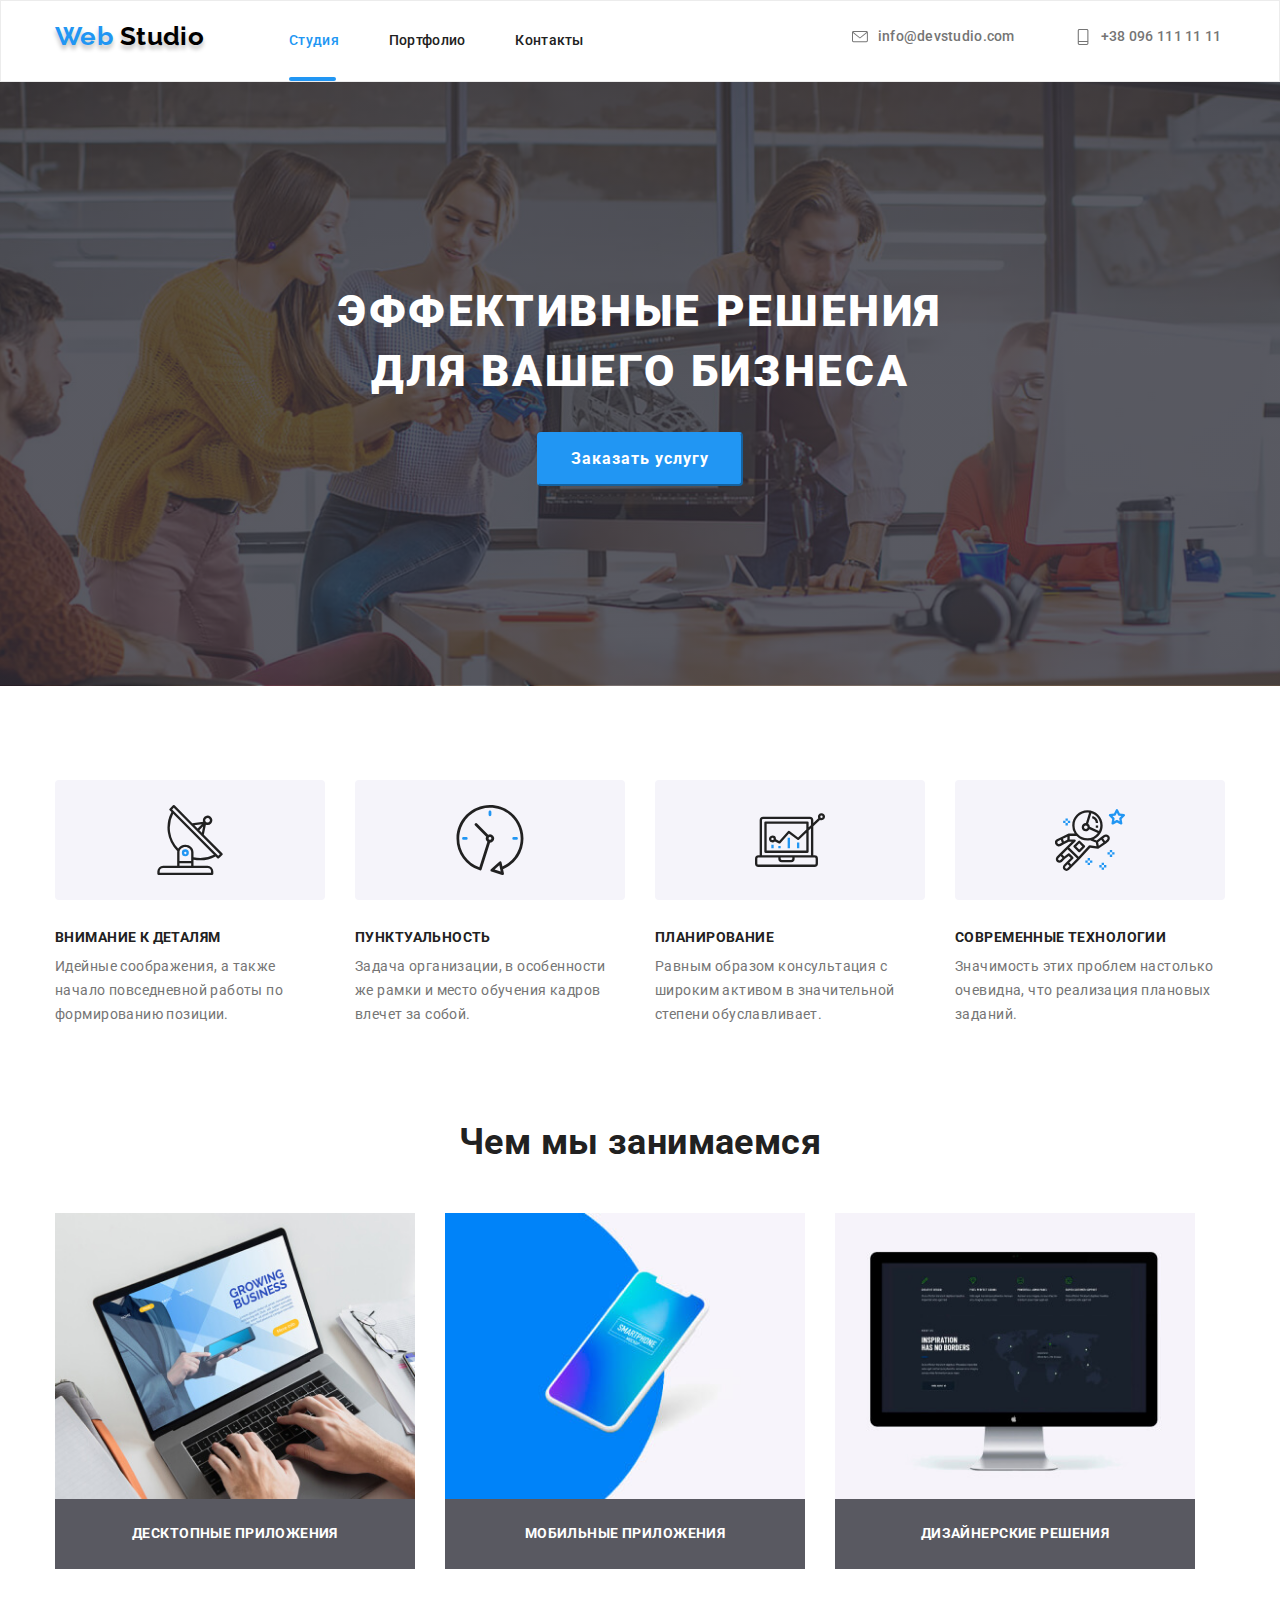
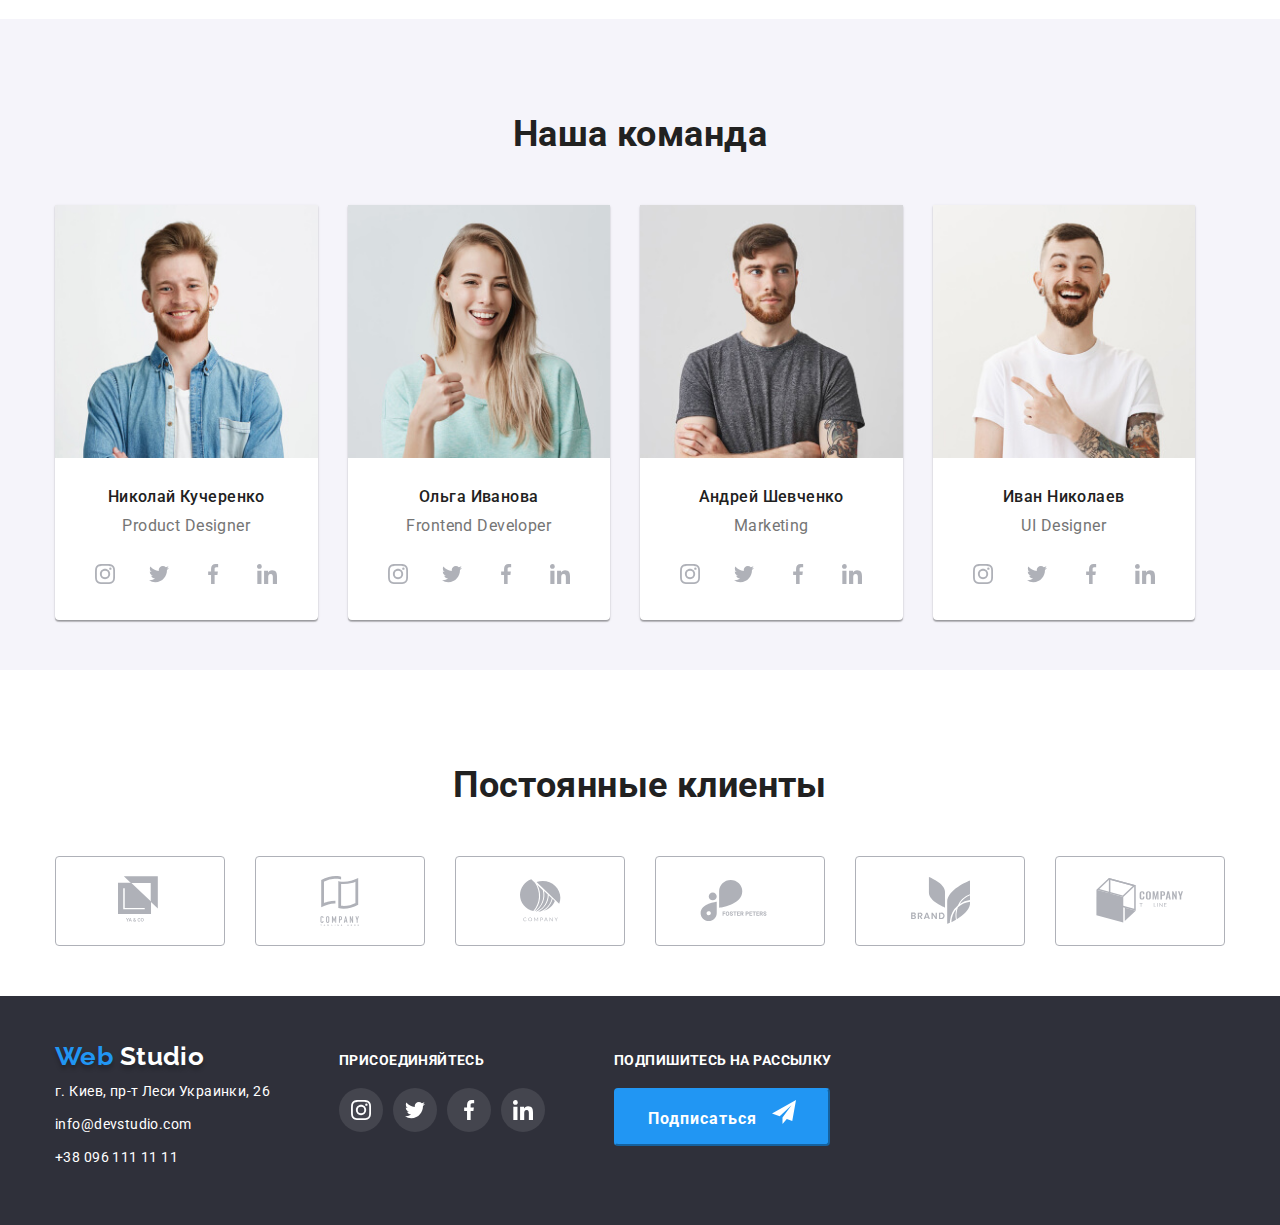
<file: index.html>
<!DOCTYPE html>
<html lang="ru">
<head>
    <meta charset="UTF-8">
    <meta name="Web-Studio" content="Создание сайтов для любого бизнеса">
    <title>Web-Studio</title>
    <link href="https://fonts.googleapis.com/css2?family=Raleway:wght@700&family=Roboto:wght@400;500;700;900&display=swap" rel="stylesheet">
    <link rel="stylesheet" href="./css/normalise.css">
    <link rel="stylesheet" href="./css/styles.css">
</head>
<body>
<!-- Шапка -->
    <header class="header">
        <nav class="container navigation" >
             <a class="logo link" lang="en" href="./index.html"> 
                <span class="logo-web" > Web </span> Studio </a> 
            <ul class="navigation-list list">
            <li class="navigation-list-item"> 
                <a class="navigation-list-link studio link"
                 href="./index.html"> Cтудия  </a></li>
            <li class="navigation-list-item">
                 <a class="navigation-list-link port link"
                  href="./portfolio.html"> Портфолио  </a></li>
            <li class="navigation-list-item"> 
                <a class="navigation-list-link contact link" href="  "> Контакты  </a></li>
            </ul>
            <address class="address">
                <ul class="address-nav list">
                <li class="address-nav-list">
                    <a class="address-nav-link link" 
                    href="mailto:info@devstudio.com">
                    <svg class="address-nav-list-svg">
                        <use href="./images/sprite.svg#icon-email"></use>
                    </svg>
                     info@devstudio.com  </a></li>
                     <li class="address-nav-list">
                    <a class="address-nav-link link"
                    href="tell:+380961111111"> 
                    <svg class="address-nav-list-svg">
                        <use href="./images/sprite.svg#icon-mobile"></use>
                    </svg>
                    +38 096 111 11 11  </a> 
                </li></ul>
            </address>  
        </nav>
    </header>
   
 <main>
<!-- Герой -->        
<div class="hero-section"> 
    <section class="hero"> 
       <h1 class="hero-title">Эффективные решения <br /> для вашего бизнеса</h1>
       <button class="hero-title-button" type="button">Заказать услугу</button>
    </section>
</div>
<!-- Особенности --> 
    <section class="features"> 
        <div class="container">
        <h2 hidden> Особенности </h2>
        <ul class="features-list list"> 
            <li class="features-section"> 
                <div  class="features-section-for-images antenna">
                    <svg>
                        <use class="icon-antenna" href="./images/sprite.svg#icon-antenna"></use>
                    </svg>
                </div>
                <h3 class="features-list-heading list">Внимание к деталям</h3>
                <p class="features-list-text"> Идейные соображения, а также начало 
                    повседневной работы по формированию позиции. </p>  
            </li>
            <li class="features-section"> 
                <div class="features-section-for-images clock">
                    <svg class="icon-clock">
                        <use href="./images/sprite.svg#icon-clock"></use>
                    </svg>
                </div>
                <h3 class="features-list-heading list">Пунктуальность</h3>
                <p class="features-list-text"> Задача организации, 
                    в особенности же рамки и место обучения кадров влечет за собой. </p>  
            </li>
            <li class="features-section">
                <div class="features-section-for-images diagram">
                    <svg class="icon--diagram">
                        <use href="./images/sprite.svg#icon-diagram"></use>
                    </svg>
                </div>
                <h3 class="features-list-heading list">Планирование</h3>
                <p class="features-list-text"> Равным образом консультация 
                    с широким активом в значительной степени обуславливает. </p>  
            </li>
            <li class="features-section"> 
                <div class="features-section-for-images astronaut">
                    <svg class="icon-astronaut">
                        <use href="./images/sprite.svg#icon-astronaut"></use>
                    </svg>
                </div>
                <h3 class="features-list-heading list">Современные технологии</h3>
                <p class="features-list-text"> Значимость этих проблем настолько очевидна, 
                    что реализация плановых заданий. </p>  
            </li>
        </ul>
    </div>
    </section>
<!-- Чем занимаемся --> 
    <section class="section doing">
        <div class="container"><h2 class="section-title"> Чем мы занимаемся </h2>
        <ul class="what-are-we-doing list"> 
            <li class="section-title-list list">  
                <img class="section-title-image" src="./images/box1.jpg" width="370" height="294" alt="Фото ноутбук">
                <h3 class="section-title-text">Десктопные приложения</h3>
            </li>
            <li class="section-title-list list"> 
                <img class="section-title-image"  src="./images/box2.jpg" width="370" height="294" alt="Фото телефон">
                <h3 class="section-title-text">Мобильные приложения</h3> </li>
            <li class="section-title-list list">
                <img class="section-title-image"  src="./images/box3.jpg" width="370" height="294" alt="Фото компьютер">
                <h3 class="section-title-text">Дизайнерские решения</h3> </li>
        </ul>
    </div> 
    </section>
<!-- Команда --> 
    <section class="section team"> 
        <div class="container">
        <h2 class="section-title team" > Наша команда </h2>
        <ul class="team-list list"> 
        <li class="section-title-team" > 
            <img src="./images/nic.jpg" width="270" height="260" alt="Фотография Николай Кучеренко">
             <h3 class="section-title-team-name">Николай Кучеренко</h3>
            <p class="section-title-team-text" lang="en"> Product Designer</p> 
            <ul class="social link list">
                <li class="social-link" > 
                    <a class="social-link-item" href="" aria-label="Ссылка на Instagram">
                    <svg class="social-link-svg">
                        <use href="./images/sprite.svg#icon-instagram"></use>
                    </svg></a></li>
                <li class="social-link"> 
                    <a class="social-link-item" href="" aria-label="Ссылка на Twitter">
                        <svg class="social-link-svg">
                        <use href="./images/sprite.svg#icon-twitter"></use>
                    </svg></a></li> 
                <li class="social-link"> 
                    <a class="social-link-item" href="" aria-label="Ссылка на Facebook">
                        <svg class="social-link-svg">
                        <use href="./images/sprite.svg#icon-facebook"></use>
                    </svg></a></li>
                <li class="social-link"> 
                    <a class="social-link-item" href="" aria-label="Ссылка на Linkedin">
                        <svg class="social-link-svg">
                        <use href="./images/sprite.svg#icon-linkedin"></use>
                    </svg></a></li>
            </ul>
        </li>
        
        <li class="section-title-team" > <img src="./images/olga.jpg" width="270" height="260" alt="фото Ольга Иванова">
            <h3 class="section-title-team-name">Ольга Иванова</h3>
        <p class="section-title-team-text" lang="en"> Frontend Developer </p> 
        <ul class="social link list">
            <li class="social-link" > 
                <a class="social-link-item" href="" aria-label="Ссылка на Instagram">
                <svg class="social-link-svg">
                    <use href="./images/sprite.svg#icon-instagram"></use>
                </svg></a></li>
            <li class="social-link"> 
                <a class="social-link-item" href="" aria-label="Ссылка на Twitter">
                    <svg class="social-link-svg">
                    <use href="./images/sprite.svg#icon-twitter"></use>
                </svg></a></li> 
            <li class="social-link"> 
                <a class="social-link-item" href="" aria-label="Ссылка на Facebook">
                    <svg class="social-link-svg">
                    <use href="./images/sprite.svg#icon-facebook"></use>
                </svg></a></li>
            <li class="social-link"> 
                <a class="social-link-item" href="" aria-label="Ссылка на Linkedin">
                    <svg class="social-link-svg">
                    <use href="./images/sprite.svg#icon-linkedin"></use>
                </svg></a></li>
        </ul>
    </li>
    
       <li class="section-title-team"> <img src="./images/andry.jpg" width="270" height="260" alt="фото Андрей Шевченко">
        <h3 class="section-title-team-name">Андрей Шевченко</h3>
       <p class="section-title-team-text" lang="en"> Marketing </p> 
       <ul class="social link list">
        <li class="social-link" > 
            <a class="social-link-item" href="" aria-label="Ссылка на Instagram">
            <svg class="social-link-svg">
                <use href="./images/sprite.svg#icon-instagram"></use>
            </svg></a></li>
        <li class="social-link"> 
            <a class="social-link-item" href="" aria-label="Ссылка на Twitter">
                <svg class="social-link-svg">
                <use href="./images/sprite.svg#icon-twitter"></use>
            </svg></a></li> 
        <li class="social-link"> 
            <a class="social-link-item" href="" aria-label="Ссылка на Facebook">
                <svg class="social-link-svg">
                <use href="./images/sprite.svg#icon-facebook"></use>
            </svg></a></li>
        <li class="social-link"> 
            <a class="social-link-item" href="" aria-label="Ссылка на Linkedin">
                <svg class="social-link-svg">
                <use href="./images/sprite.svg#icon-linkedin"></use>
            </svg></a></li>
    </ul>
   </li>
   <li class="section-title-team"> <img src="./images/ivan.jpg" width="270" height="260" alt="фото Иван Николаев">
        <h3 class="section-title-team-name">Иван Николаев</h3>
        <p class="section-title-team-text" lang="en"> UI Designer </p> 
        <ul class="social link list">
            <li class="social-link" > 
                <a class="social-link-item" href="" aria-label="Ссылка на Instagram">
                <svg class="social-link-svg">
                    <use href="./images/sprite.svg#icon-instagram"></use>
                </svg></a></li>
            <li class="social-link"> 
                <a class="social-link-item" href="" aria-label="Ссылка на Twitter">
                    <svg class="social-link-svg">
                    <use href="./images/sprite.svg#icon-twitter"></use>
                </svg></a></li> 
            <li class="social-link"> 
                <a class="social-link-item" href="" aria-label="Ссылка на Facebook">
                    <svg class="social-link-svg">
                    <use href="./images/sprite.svg#icon-facebook"></use>
                </svg></a></li>
            <li class="social-link"> 
                <a class="social-link-item" href="" aria-label="Ссылка на Linkedin">
                    <svg class="social-link-svg">
                    <use href="./images/sprite.svg#icon-linkedin"></use>
                </svg></a></li>
        </ul>
    </li>

        </ul>
    </div>
    </section>
<!-- Клиенты --> 
    <section class="section client">
        <div class="container">
        <h2 class="section-title client"> Постоянные клиенты </h2>
        <ul class="clients list"> 
            <li> <a class="clients-list-logo" href="" 
                aria-label="Ссылка на компанию 1">
                <svg class="clients-list-logo-svg" width="44" height="49" >
                    <use href="./images/sprite.svg#icon-logo1"></use>
                </svg></a></li>
            <li> <a class="clients-list-logo" href="" 
                aria-label="Ссылка на компанию 2">
                <svg class="clients-list-logo-svg" width="40" height="50" >
                    <use href="./images/sprite.svg#icon-logo2"></use>
                </svg>
               </a></li>
            <li> <a class="clients-list-logo" href=""
                 aria-label="Ссылка на компанию 3">
                 <svg class="clients-list-logo-svg" width="41" height="43" >
                    <use href="./images/sprite.svg#icon-logo3"></use>
                </svg>
                </a></li>
            <li> <a class="clients-list-logo" href="" 
                aria-label="Ссылка на компанию 4">
                <svg class="clients-list-logo-svg" width="80" height="42" >
                    <use href="./images/sprite.svg#icon-logo4"></use>
                </svg>
                </a></li>
            <li> <a class="clients-list-logo" href=""
                aria-label="Ссылка на компанию 5">
                <svg class="clients-list-logo-svg" width="59" height="47" >
                    <use href="./images/sprite.svg#icon-logo5"></use>
                </svg></a></li>
            <li> <a class="clients-list-logo" href=""
                 aria-label="Ссылка на компанию 6">
                 <svg class="clients-list-logo-svg" width="88" height="45" >
                    <use href="./images/sprite.svg#icon-logo6"></use>
                </svg></a></li>
        </ul>       
    </div> 
    </section>
</main>

<!-- Подвал -->

 <footer>
<div class="container">
 <div class="footer-flex">
     <div class="footer-section-address">
    <a class="logo foot link" lang="en" href="./index.html"> <span class="logo-web" > Web </span> <span class="logo-studio" >Studio</span>  </a>  
<address class="address-footer text" >
    г. Киев, пр-т Леси Украинки, 26  </address>

    <address class="address-footer contact">
        <a class="address-nav-link-footer mail link" href="mailto:info@devstudio.com"> info@devstudio.com  </a>
        <a class="address-nav-link-footer tell link" href="tell:+380961111111"> +38 096 111 11 11  </a>  
    </address>
    </div>
<!-- Присоединяйтесь /// -->
<div class="footer-section join-in" >    
  <b class="join-in-text"> Присоединяйтесь </b> 
  <ul class="social link list">
    <li class="social-link" > 
        <a class="social-link-item bottom" href="" aria-label="Ссылка на Instagram">
        <svg class="social-link-svg bottom-svg">
            <use href="./images/sprite.svg#icon-instagram"></use>
        </svg></a></li>
    <li class="social-link"> 
        <a class="social-link-item bottom" href="" aria-label="Ссылка на Twitter">
            <svg class="social-link-svg bottom-svg">
            <use href="./images/sprite.svg#icon-twitter"></use>
        </svg></a></li> 
    <li class="social-link"> 
        <a class="social-link-item bottom" href="" aria-label="Ссылка на Facebook">
            <svg class="social-link-svg bottom-svg">
            <use href="./images/sprite.svg#icon-facebook"></use>
        </svg></a></li>
    <li class="social-link"> 
        <a class="social-link-item bottom" href="" aria-label="Ссылка на Linkedin">
            <svg class="social-link-svg bottom-svg">
            <use href="./images/sprite.svg#icon-linkedin"></use>
        </svg></a></li>
</ul>
</div>
<div class="footer-section join-in" >    
    <b class="join-in-text"> Подпишитесь на рассылку </b>
    <button class="hero-title-button" type="button">Подписаться
        <svg class="join-in-svg">
            <use href="./images/sprite.svg#icon-icon-send"></use>
        </svg>
    </button>
</div>
</div>
</footer>
</body>
</html>
</file>
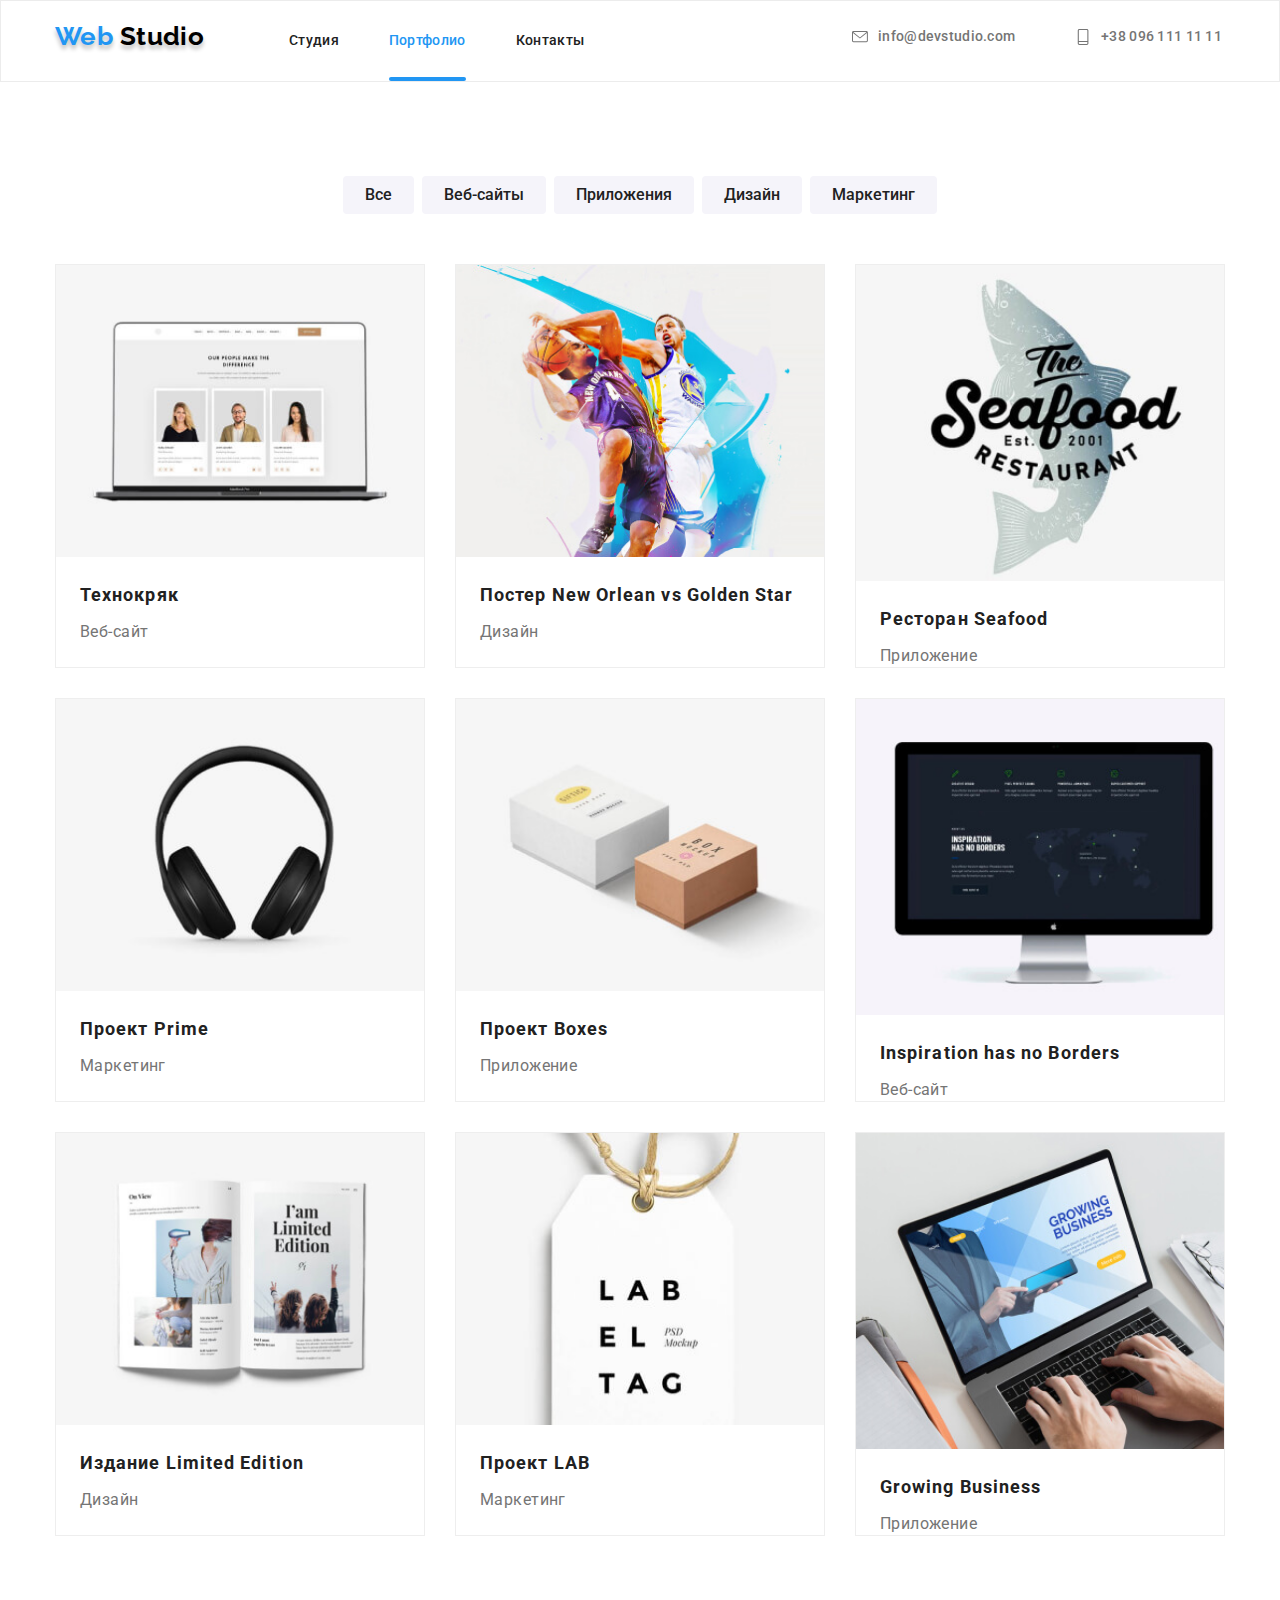
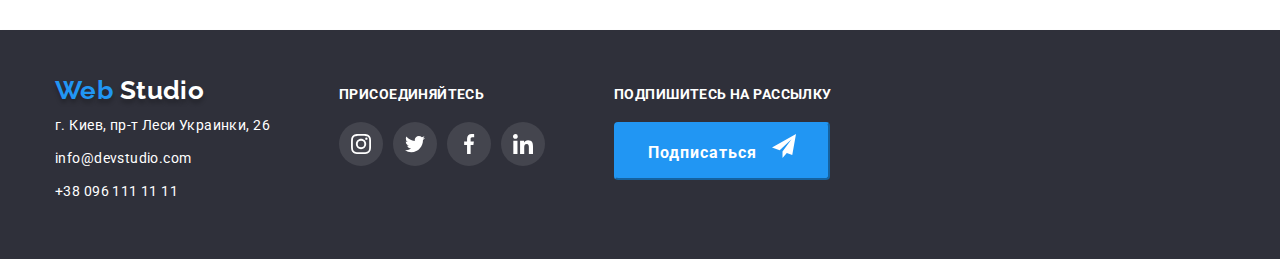
<file: portfolio.html>
<!DOCTYPE html>
<html lang="ru">
<head>
    <meta charset="UTF-8">
    <meta name="Web-Studio" content="Создание сайтов для любого бизнеса">
    <title>Web-Studio</title>
    <link href="https://fonts.googleapis.com/css2?family=Raleway:wght@700&family=Roboto:wght@400;500;700;900&display=swap" rel="stylesheet">
    <link rel="stylesheet" href="./css/normalise.css">
    <link rel="stylesheet" href="./css/styles.css">
</head>
<body>
    <!-- Шапка -->
    <header class="header">
        <nav class="container navigation" >
             <a class="logo link" lang="en" href="./index.html"> 
                <span class="logo-web" > Web </span> Studio </a> 
            <ul class="navigation-list list">
            <li class="navigation-list-item"> 
                <a class="navigation-list-link stud link"
                 href="./index.html"> Cтудия  </a></li>
            <li class="navigation-list-item">
                 <a class="navigation-list-link portf link"
                  href="./portfolio.html"> Портфолио  </a></li>
            <li class="navigation-list-item"> 
                <a class="navigation-list-link contact link" href="  "> Контакты  </a></li>
            </ul>
            <address class="address">
                <ul class="address-nav list">
                <li class="address-nav-list">
                    <a class="address-nav-link link" 
                    href="mailto:info@devstudio.com">
                    <svg class="address-nav-list-svg">
                        <use href="./images/sprite.svg#icon-email"></use>
                    </svg>
                     info@devstudio.com  </a></li>
                     <li class="address-nav-list">
                    <a class="address-nav-link link"
                    href="tell:+380961111111"> 
                    <svg class="address-nav-list-svg">
                        <use href="./images/sprite.svg#icon-mobile"></use>
                    </svg>
                    +38 096 111 11 11  </a> 
                </li></ul>
                
            </address>  
        </nav>
    </header>

<!--Основа-->
<main>
    <div  class="container portfolio">
    <h1 hidden> Галерея </h1>
    <ul class="filter-portfolio list">
        <li class="filter-portfolio-button work-button"> <button type="button" > Все </button></li>
        <li class="filter-portfolio-button work-button"> <button type="button" > Веб-сайты</button></li>
        <li class="filter-portfolio-button work-button"> <button type="button" > Приложения</button></li>
        <li class="filter-portfolio-button work-button"> <button type="button" > Дизайн</button></li>
        <li class="filter-portfolio-button work-button"> <button type="button" > Маркетинг</button></li>
    </ul>
    <!--Третья, шестая и девятая картинка берет свойство высоты авто, а другие нет,почему? -->
    <ul class="portfolio list link">
        <li class="portfolio-list">
            <a class="portfolio-list-link link" href="">
            <img src="./images/portfolio-images/portfolio-images-website-1.jpg" 
            alt="Фото проекта веб-сайта 1"width="370" height="294"> 
            <!-- Нужен ли тут див? -->
            <div class="portfolio-list-class">
                 <h2 class="portfolio-list-title link">Технокряк</h2> 
                <p class="portfolio-list-text link">Веб-сайт</p> 
                <p hidden>Технокряк это современная площадка распространения коронавируса. 
                 Компании используют эту платформу для цифрового шпионажа и атак на защищённые сервера конкурентов.</p>
                </div></a></li>
        
         <li class="portfolio-list">
             <a class="portfolio-list-link link" link href=""><img src="./images/portfolio-images/portfolio-images-design-1.jpg" 
            alt="Фото проекта дизайн 1" width="370" height="294">  
            <div class="portfolio-list-class">
                <h2 class="portfolio-list-title">Постер <span lang="en"> New Orlean vs Golden Star</span></h2> 
                <p class="portfolio-list-text">Дизайн</p> 
                <p hidden></p> 
                </div></a></li>
        
        <li class="portfolio-list">
            <a class="portfolio-list-link link" href="">
                <img  src="./images/portfolio-images/portfolio-images-app-1.jpg" 
            alt="Фото проекта приложение 1"width="370" height="294"> 
             <div class="portfolio-list-class">
                 <h2 class="portfolio-list-title">Ресторан<span lang="en"> Seafood</span></h2> 
                <p class="portfolio-list-text">Приложение</p> <p hidden></p>
                </div></a></li>
        
        <li class="portfolio-list">
            <a class="portfolio-list-link link" link href=""><img src="./images/portfolio-images/portfolio-images-marketing-1.jpg" 
            alt="Фото проекта маркетинг 1"width="370" height="294"> 
             <div class="portfolio-list-class">
                <h2 class="portfolio-list-title"> Проект <span lang="en"> Prime</span></h2> 
                 <p class="portfolio-list-text">Маркетинг</p> <p hidden></p>
                </div></a></li>
        
         <li class="portfolio-list">
             <a class="portfolio-list-link link" link href=""><img src="./images/portfolio-images/portfolio-images-app-2.jpg" 
            alt="Фото проекта приложение 2"width="370" height="294"> 
             <div class="portfolio-list-class">
             <h2 class="portfolio-list-title">Проект <span lang="en"> Boxes</span></h2> 
             <p class="portfolio-list-text"> Приложение </p> <p hidden></p>
            </div></a></li>
        
         <li class="portfolio-list">
             <a class="portfolio-list-link link" href=""><img src="./images/portfolio-images/portfolio-images-website-2.jpg" 
            alt="Фото проекта веб-сайта 2"width="370" height="294"> 
             <div class="portfolio-list-class">
            <h2 class="portfolio-list-title"><span lang="en"> Inspiration has no Borders</span></h2> 
             <p class="portfolio-list-text"> Веб-сайт </p> <p hidden></p></div></a></li>
        
         <li class="portfolio-list">
             <a class="portfolio-list-link link" link href=""><img src="./images/portfolio-images/portfolio-images-design-2.jpg" 
            alt="Фото проекта дизайн 2"width="370" height="294">  
            <div class="portfolio-list-class">
            <h2 class="portfolio-list-title"> Издание <span lang="en"> Limited Edition </span></h2> 
            <p class="portfolio-list-text">Дизайн</p> <p hidden></p></div></a></li>
        
        <li class="portfolio-list">
            <a class="portfolio-list-link link" href=""><img src="./images/portfolio-images/portfolio-images-marketing-2.jpg" 
            alt="Фото проекта маркетинг 2"width="370" height="294">  
            <div class="portfolio-list-class">
            <h2 class="portfolio-list-title">Проект <span lang="en"> LAB </span></h2> 
            <p class="portfolio-list-text">Маркетинг</p> <p hidden></p></div></a></li>
        
        <li class="portfolio-list">
            <a class="portfolio-list-link link" href=""><img src="./images/portfolio-images/portfolio-images-app-3.jpg" 
            alt="Фото проекта приложение 3"width="370" height="294">  
            <div class="portfolio-list-class">
            <h2 class="portfolio-list-title"><span lang="en"> Growing Business</span></h2> 
            <p class="portfolio-list-text">Приложение</p> <p hidden></p></div></a></li>
    </ul>
</div>


</main>

<!-- Подвал -->

<footer>
    <div class="container">
     <div class="footer-flex">
         <div class="footer-section-address">
        <a class="logo foot link" lang="en" href="./index.html"> <span class="logo-web" > Web </span> <span class="logo-studio" >Studio</span>  </a>  
    <address class="address-footer text" >
        г. Киев, пр-т Леси Украинки, 26  </address>
    
        <address class="address-footer contact">
            <a class="address-nav-link-footer mail link" href="mailto:info@devstudio.com"> info@devstudio.com  </a>
            <a class="address-nav-link-footer tell link" href="tell:+380961111111"> +38 096 111 11 11  </a>  
        </address>
        </div>
    <!-- Присоединяйтесь /// -->
    <div class="footer-section join-in" >    
      <b class="join-in-text"> Присоединяйтесь </b> 
      <ul class="social link list">
        <li class="social-link" > 
            <a class="social-link-item bottom" href="" aria-label="Ссылка на Instagram">
            <svg class="social-link-svg bottom-svg">
                <use href="./images/sprite.svg#icon-instagram"></use>
            </svg></a></li>
        <li class="social-link"> 
            <a class="social-link-item bottom" href="" aria-label="Ссылка на Twitter">
                <svg class="social-link-svg bottom-svg">
                <use href="./images/sprite.svg#icon-twitter"></use>
            </svg></a></li> 
        <li class="social-link"> 
            <a class="social-link-item bottom" href="" aria-label="Ссылка на Facebook">
                <svg class="social-link-svg bottom-svg">
                <use href="./images/sprite.svg#icon-facebook"></use>
            </svg></a></li>
        <li class="social-link"> 
            <a class="social-link-item bottom" href="" aria-label="Ссылка на Linkedin">
                <svg class="social-link-svg bottom-svg">
                <use href="./images/sprite.svg#icon-linkedin"></use>
            </svg></a></li>
    </ul>
    </div>
    <div class="footer-section join-in" >    
        <b class="join-in-text"> Подпишитесь на рассылку </b>
        <button class="hero-title-button" type="button">Подписаться
            <svg class="join-in-svg">
                <use href="./images/sprite.svg#icon-icon-send"></use>
            </svg>
        </button>
    </div>
</div>
</footer>
</body>
</html>
</file>
<file: css/styles.css>
:root {
    --main-font: "Roboto", sans-serif;
    --logo-font: "Raleway", sans-serif;
    --title-theme-color: #ffffff;
    --title-section-theme-color: #F5F4FA;
    --modal-btn-theme-color: #188CE8;
    --text-logo-color: #000000;
    --text-address-color: #757575;
    --text-main-color: #212121;
    --text-white-color: #ffffff;
    --accent-color: #2196F3;
    --color-svg: #AFB1B8;
}

html {
box-sizing: border-box;
}

*,
::before,
::after {
  box-sizing: inherit;
}

body {
    background-color: var(--title-theme-color);
    font-family: var(--main-font);
    font-size: 14px;
    color: var(--text-main-color);
    letter-spacing: 0.03em
}

img {
  display: block;
  max-width: 100%;
  height: auto;
}

/* ШАПКА */

.container {
  margin-left: auto;
  margin-right: auto;
  width: 1200px;
  padding-left: 15px;
  padding-right: 15px;
}

.navigation {
  display: flex;
}

.logo {
font-family: Raleway;
font-style: normal;
font-weight: bold;
font-size: 26px;
line-height: 1.2;

margin-right:85px;
}

.navigation-list,.address {
font-weight: 500;
font-size: 14px;
line-height: 1.4;
letter-spacing: 0.02em;
}

.studio::after {
display: block;
content: "";
width: 47px;
height: 4px;
margin-top: 28px;
background: #2196F3;
border-radius: 2px;
}

.portf::after {
  display: block;
  content: "";
  width: 77px;
  height: 4px;
  margin-top: 28px;
  background: #2196F3;
  border-radius: 2px;
  }

.navigation-list-link.portf.link, .navigation-list-link.studio.link {
  color:var(--accent-color);
}

.contact, .stud, .port {
  padding-bottom: 32px;
}


.navigation-list-link .link  {
color:var(--text-main-color);
}

.link {
 text-decoration: none;
 display: block;
}
  
.list {
 list-style: none;
 padding: 0;
 margin: 0;
}

.address-nav, .navigation-list, .features-list,
.team-list, .what-are-we-doing, .clients, .social {
  display: flex;
  flex-direction: row;
  flex-wrap: nowrap;
  justify-content: space-between;
  align-items: baseline;
  }

  /* HEADER */

/* .header {
  padding-top: 24px ;
  padding-bottom: 25px;
} */

.header {
  border: 1px solid #ECECEC;
}

.navigation {
  align-items: baseline;
}

.navigation-list-link,
.address-nav-list,
.modal-btn {
  font-weight: 500;
  font-size: 14px;
  line-height: 1.14;
  letter-spacing: 0.02em;
  text-decoration: none;
}

.logo {
  font-family: Raleway;
  font-style: normal;
  font-weight: bold;
  font-size: 26px;
  line-height: 1.2;
  
  color: var(--text-logo-color);
  text-shadow: 0px 4px 4px rgba(0, 0, 0, 0.25);
  }
  
.logo .logo-web {
  color: var(--accent-color);
  }

.navigation-list {
margin-right: 268px ;
}

.navigation-list-item:not(:last-child) {
  margin-right: 50px;
}

.navigation-list-link.link {
  color: var(--text-main-color);
  padding-top: 32px;
  /* padding-bottom: 32px */
 }

.navigation-list-link:hover,
.navigation-list-link:focus,
.address-nav-link:hover,
.address-nav-link:focus {
  color: var(--accent-color);
}

.address-nav-link {
  color: var(--text-address-color);
  display: flex;
  flex-wrap: nowrap;
  align-content: flex-start;
}

.address {
font-style: normal;
font-weight: 500;
font-size: 14px;
line-height: 1.14;
letter-spacing: 0.02em;
}

.address-nav-list:not(:last-child) {
  margin-right: 60px;
}

.address-nav-list-svg {
  align-items: center;
  padding: 0px;
  margin: 0px;
  fill: var(--text-address-color);
  width: 16px;
  height: 16px;
  margin-right: 10px;
}

.address-nav-link:hover .address-nav-list-svg,
.address-nav-link:focus .address-nav-list-svg {
fill: var(--accent-color);
}

/* HERO */

.hero-section {
  margin: 0px;
  margin-left: auto;
  margin-right: auto;
  padding: 0px;
  background-image: linear-gradient( rgba(47, 48, 58, 0.8), rgba(47, 48, 58, 0.8) ), url(../images/hero.jpg);
  background-repeat: no-repeat;
  background-position: center;
  padding-top: 200px;
  padding-bottom: 200px;
  max-width: 1600px;
  background-size: cover;
}

.section {
  padding-top: 94px;
  padding-bottom: 50px;
}

.hero {
  text-align: center;
}

.hero .hero-title  {
font-weight: 900;
font-size: 44px;
line-height: 1.36;


letter-spacing: 0.06em;
text-transform: uppercase;

margin: 0px;
margin-bottom: 30px;
color:var(--text-white-color);
}

.hero-title {
  margin: 0px;
  padding: 0px;
  margin-bottom: 30px;
}

.hero-title-button{
font-weight: bold;
font-size: 16px;
line-height: 1.87; 
letter-spacing: 0.06em;
    
background-color:var(--accent-color);
color:var(--text-white-color);

padding: 10px 32px 10px 32px ;

border-radius: 4px;
border-color: var(--accent-color);
}

.hero-title-button.hero:hover,
.hero-title-button.hero:focus {
  color: var(--text-white-color);
}

/* FEATURES */

.features-list-heading {
font-weight: bold;
font-size: 14px;
line-height: 1.14;
text-transform: uppercase;

margin: 0px;
margin-bottom: 10px;

color:var(--text-main-color)
}

.features-list .features-section:not(:last-child) {
  margin-right: 30px;
  margin-top: 0px;
  margin-bottom: 0px;
}

.features-section-for-images {
display: flex;
width: 270px;
height: 120px;
margin-bottom: 30px;
background-color: var(--title-section-theme-color);
padding-top: 25px;
padding-right: 100px;
padding-bottom: 25px;
padding-left: 100px;
border-radius: 4px;
}

.features-section-for-images .icon-antenna {
  display: block;
  width: 70px;
  height: 70px;
  padding: 0px;
  border: none;
  margin: 0px;
  fill: var(--text-address-color);
}


/* .features-section-for-images.clock::before {
  background-image: url(../images/clock.svg);
  background-repeat: no-repeat;
  background-position: 50% 50%;
} */

/* .features-section-for-images.diagram::before {
  background-image: url(../images/diagram.svg);
  background-repeat: no-repeat;
  background-position: 50% 50%;
}

.features-section-for-images.astronaut::before {
  background-image: url(../images/astronaut.svg);
  background-repeat: no-repeat;
  background-position: 50% 50%;
} */

.features .container {
  padding-top: 94px;
  
}

.features-list-text {
font-weight: normal;
font-size: 14px;
line-height: 1.71;

margin: 0px;

color:var(--text-address-color)
}

/* what-are-we-doing */

.section-title {
font-weight: bold;
font-size: 36px;
line-height: 42px;
text-align: center;

padding: 0px ;
margin-top: 0px;
margin-bottom: 50px;

color:var(--text-main-color);
}

.what-are-we-doing {
padding-inline-start: 0px;
padding: 0px; 
margin: 0px;
}

.section-title-list {
  margin-right: 30px;
}
.section-title-image {
  display: block;
}
.section-title-text{
font-weight: bold;
font-size: 14px;
line-height: 1.14;
text-align: center;
letter-spacing: 0.03em;
text-transform: uppercase;

padding-top: 27px;
padding-bottom: 27px;

margin: 0px;

background: rgba(47, 48, 58, 0.8);
color:var(--text-white-color)
}

/* TEAM */

.section.team {
background-color:var(--title-section-theme-color);
}

.section-title-team {
  background-color:var(--title-theme-color);
  box-shadow: 0px 2px 1px rgba(0, 0, 0, 0.2), 0px 1px 1px rgba(0, 0, 0, 0.14), 0px 1px 3px rgba(0, 0, 0, 0.12);
  border-radius: 0px 0px 4px 4px;

  margin-right: 30px;
  padding-bottom: 24px;
  list-style: none;
}

.team-list {
  padding-inline-start: 0px;
  margin: 0px;
}

.section-title-team-name {
font-weight: 500;
font-size: 16px;
line-height: 1.18;
text-align: center;

margin: 0px;
margin-top: 30px;
margin-bottom: 10px;

color:var(--text-main-color);
}

.section-title-team-text {
font-weight: normal;
font-size: 16px;
line-height: 1.18;   
text-align: center;

margin: 0px;
margin-bottom: 16px;
   
color:var(--text-address-color)
}

.social.link.list {
display: flex;
justify-content: center;
/* margin-left: 0px;
margin-right: 0px; */
}

.social-link-item {
  display: flex;
  justify-content: center;
  align-items: center;
  width: 44px;
  height: 44px;
  border-radius: 50%;
  background-color: var(--title-theme-color);
}

.social-link-item:hover .social-link-svg ,
.social-link-item:focus .social-link-svg {
fill:var(--text-white-color);

}

.social-link-item:hover,
.social-link-item:focus {
  background-color: var(--accent-color);
}

.social-link:not(:last-child) {
  margin-right: 10px;
}

.social-link-svg{
  width: 20px;
  height: 20px;
  fill: var(--color-svg);
}

/* CLIENTS */

.clients {
  margin: 0px;
  align-items: center;
}

.clients-list-logo:hover .clients-list-logo-svg,
.clients-list-logo:focus .clients-list-logo-svg {
  fill: var(--accent-color);
}

.clients-list-logo {
  display: flex;
  width: 170px;
  height: 90px;
  justify-content: center;
  border: 1px solid var(--color-svg);
  box-sizing: border-box;
  border-radius: 4px;
}
.clients-list-logo:hover,
.clients-list-logo:focus {
  border: 1px solid var(--accent-color);
}

.clients-list-logo-svg {
  fill: #AFB1B8;
  display: flex;
  align-self: center;
}

/* FOOTER */

footer {
  background-color: #2F303A;
  box-shadow: 0px 4px 4px rgba(0, 0, 0, 0.25);
}

.logo-studio{
color:var(--text-white-color);
}

.logo.foot.link {
  margin:0px;
  padding: 0px;
margin-bottom: 8px;
}

.address-footer {
font-weight: normal;
font-size: 14px;
font-style: normal;
line-height: 1.71;

display: block;
color:var(--text-white-color)
}

.address-footer.text {
  margin-bottom: 9px;
}

.address-footer.contact {
  margin-bottom: 23px;
}

.address-nav-link-footer {
color:var(--text-white-color);
}

.address-nav-link-footer.mail {
 margin-bottom: 9px;
}

.footer-flex {
display: flex;
padding-top: 45px ;
align-items: baseline;
}

.footer-section-address {
  flex-direction: column;
}

.footer-section.join-in {
  margin-left: 69px;
}

.join-in {
margin-bottom: 20px;
}

.join-in-text {
  display: block;
  font-weight: bold;
  font-size: 14px;
  line-height: 16px;
  text-transform: uppercase;
  color:var(--text-white-color);
  margin-bottom: 20px;
}

.social-link-svg.bottom-svg {
  fill: var(--text-white-color);
}

.social-link-item.bottom {
background-color: rgba(255, 255, 255, 0.1);
}

.social-link-item.bottom:hover,
.social-link-item.bottom:focus {
background-color:var(--accent-color);
}

.join-in-svg {
  margin-left: 10px;
  width: 24px;
  height: 24px;
  fill: var(--title-theme-color);
}

/* PORTFOLIO */

.container.portfolio{
padding: 94px 15px;
}

.filter-portfolio {
  display: flex;
  justify-content: center;
  
  margin-bottom: 50px;
}

.work-button button{
  font-style: normal;
  font-weight: 500;
  font-size: 16px;
  line-height: 1.62;
  text-align: center;
  background-color: #f5f4fa;
  border-radius: 4px;
  border: 0px;
  padding-top: 6px;
  padding-right: 22px;
  padding-bottom: 6px;
  padding-left: 22px;

color:var(--text-main-color);
background-color:var(--title-section-theme-color);
}
 
.filter-portfolio-button.work-button:not(:last-child){
  margin-right: 8px;
}

.work-button button:focus {
color:var(--text-white-color);
outline: none;
background-color:var(--accent-color);
}

.work-button button:hover {
color:var(--text-white-color);
background-color:var(--accent-color);
}

.portfolio.list {
  display: flex;
  flex-wrap: wrap;
}

.portfolio-list {
  width: calc((100% - 60px) / 3);
  height: 404px;
  background-color: var(--title-theme-color);
  border: 1px solid #EEEEEE;
  margin: 0px;
  padding: 0px;
}

.portfolio-list:not(:nth-child(3n)) {
  margin-right: 30px;
}

.portfolio-list:not(:nth-last-child(-n+3)) {
  margin-bottom: 30px;
}

.portfolio-list-class {
  padding: 20px 24px;
}

.portfolio-list-link:hover,
.portfolio-list-link:focus {
  box-shadow: 1px 4px 6px rgba(0, 0, 0, 0.16), 
  0px 4px 4px rgba(0, 0, 0, 0.06), 
  0px 1px 1px rgba(0, 0, 0, 0.12);
}


.portfolio-list-title {
  font-weight: bold;
  font-size: 18px;
  line-height: 2; 
  letter-spacing: 0.06em;

  margin: 0px;
  margin-bottom: 4px;
      
  color:var(--text-main-color);
  }
  
  .portfolio-list-text {
  font-weight: normal;
  font-size: 16px;
  line-height: 1.87;

  margin: 0px;
      
  color:var(--text-address-color);
  }
</file>
<file: css/normalise.css>
/*! normalize.css v8.0.1 | MIT License | github.com/necolas/normalize.css */

/* Document
   ========================================================================== */

/**
 * 1. Correct the line height in all browsers.
 * 2. Prevent adjustments of font size after orientation changes in iOS.
 */

 html {
    line-height: 1.15; /* 1 */
    -webkit-text-size-adjust: 100%; /* 2 */
  }
  
  /* Sections
     ========================================================================== */
  
  /**
   * Remove the margin in all browsers.
   */
  
  body {
    margin: 0;
  }
  
  /**
   * Render the `main` element consistently in IE.
   */
  
  main {
    display: block;
  }
  
  /**
   * Correct the font size and margin on `h1` elements within `section` and
   * `article` contexts in Chrome, Firefox, and Safari.
   */
  
  h1 {
    font-size: 2em;
    margin: 0.67em 0;
  }
  
  /* Grouping content
     ========================================================================== */
  
  /**
   * 1. Add the correct box sizing in Firefox.
   * 2. Show the overflow in Edge and IE.
   */
  
  hr {
    box-sizing: content-box; /* 1 */
    height: 0; /* 1 */
    overflow: visible; /* 2 */
  }
  
  /**
   * 1. Correct the inheritance and scaling of font size in all browsers.
   * 2. Correct the odd `em` font sizing in all browsers.
   */
  
  pre {
    font-family: monospace, monospace; /* 1 */
    font-size: 1em; /* 2 */
  }
  
  /* Text-level semantics
     ========================================================================== */
  
  /**
   * Remove the gray background on active links in IE 10.
   */
  
  a {
    background-color: transparent;
  }
  
  /**
   * 1. Remove the bottom border in Chrome 57-
   * 2. Add the correct text decoration in Chrome, Edge, IE, Opera, and Safari.
   */
  
  abbr[title] {
    border-bottom: none; /* 1 */
    text-decoration: underline; /* 2 */
    text-decoration: underline dotted; /* 2 */
  }
  
  /**
   * Add the correct font weight in Chrome, Edge, and Safari.
   */
  
  b,
  strong {
    font-weight: bolder;
  }
  
  /**
   * 1. Correct the inheritance and scaling of font size in all browsers.
   * 2. Correct the odd `em` font sizing in all browsers.
   */
  
  code,
  kbd,
  samp {
    font-family: monospace, monospace; /* 1 */
    font-size: 1em; /* 2 */
  }
  
  /**
   * Add the correct font size in all browsers.
   */
  
  small {
    font-size: 80%;
  }
  
  /**
   * Prevent `sub` and `sup` elements from affecting the line height in
   * all browsers.
   */
  
  sub,
  sup {
    font-size: 75%;
    line-height: 0;
    position: relative;
    vertical-align: baseline;
  }
  
  sub {
    bottom: -0.25em;
  }
  
  sup {
    top: -0.5em;
  }
  
  /* Embedded content
     ========================================================================== */
  
  /**
   * Remove the border on images inside links in IE 10.
   */
  
  img {
    border-style: none;
  }
  
  /* Forms
     ========================================================================== */
  
  /**
   * 1. Change the font styles in all browsers.
   * 2. Remove the margin in Firefox and Safari.
   */
  
  button,
  input,
  optgroup,
  select,
  textarea {
    font-family: inherit; /* 1 */
    font-size: 100%; /* 1 */
    line-height: 1.15; /* 1 */
    margin: 0; /* 2 */
  }
  
  /**
   * Show the overflow in IE.
   * 1. Show the overflow in Edge.
   */
  
  button,
  input { /* 1 */
    overflow: visible;
  }
  
  /**
   * Remove the inheritance of text transform in Edge, Firefox, and IE.
   * 1. Remove the inheritance of text transform in Firefox.
   */
  
  button,
  select { /* 1 */
    text-transform: none;
  }
  
  /**
   * Correct the inability to style clickable types in iOS and Safari.
   */
  
  button,
  [type="button"],
  [type="reset"],
  [type="submit"] {
    -webkit-appearance: button;
  }
  
  /**
   * Remove the inner border and padding in Firefox.
   */
  
  button::-moz-focus-inner,
  [type="button"]::-moz-focus-inner,
  [type="reset"]::-moz-focus-inner,
  [type="submit"]::-moz-focus-inner {
    border-style: none;
    padding: 0;
  }
  
  /**
   * Restore the focus styles unset by the previous rule.
   */
  
  button:-moz-focusring,
  [type="button"]:-moz-focusring,
  [type="reset"]:-moz-focusring,
  [type="submit"]:-moz-focusring {
    outline: 1px dotted ButtonText;
  }
  
  /**
   * Correct the padding in Firefox.
   */
  
  fieldset {
    padding: 0.35em 0.75em 0.625em;
  }
  
  /**
   * 1. Correct the text wrapping in Edge and IE.
   * 2. Correct the color inheritance from `fieldset` elements in IE.
   * 3. Remove the padding so developers are not caught out when they zero out
   *    `fieldset` elements in all browsers.
   */
  
  legend {
    box-sizing: border-box; /* 1 */
    color: inherit; /* 2 */
    display: table; /* 1 */
    max-width: 100%; /* 1 */
    padding: 0; /* 3 */
    white-space: normal; /* 1 */
  }
  
  /**
   * Add the correct vertical alignment in Chrome, Firefox, and Opera.
   */
  
  progress {
    vertical-align: baseline;
  }
  
  /**
   * Remove the default vertical scrollbar in IE 10+.
   */
  
  textarea {
    overflow: auto;
  }
  
  /**
   * 1. Add the correct box sizing in IE 10.
   * 2. Remove the padding in IE 10.
   */
  
  [type="checkbox"],
  [type="radio"] {
    box-sizing: border-box; /* 1 */
    padding: 0; /* 2 */
  }
  
  /**
   * Correct the cursor style of increment and decrement buttons in Chrome.
   */
  
  [type="number"]::-webkit-inner-spin-button,
  [type="number"]::-webkit-outer-spin-button {
    height: auto;
  }
  
  /**
   * 1. Correct the odd appearance in Chrome and Safari.
   * 2. Correct the outline style in Safari.
   */
  
  [type="search"] {
    -webkit-appearance: textfield; /* 1 */
    outline-offset: -2px; /* 2 */
  }
  
  /**
   * Remove the inner padding in Chrome and Safari on macOS.
   */
  
  [type="search"]::-webkit-search-decoration {
    -webkit-appearance: none;
  }
  
  /**
   * 1. Correct the inability to style clickable types in iOS and Safari.
   * 2. Change font properties to `inherit` in Safari.
   */
  
  ::-webkit-file-upload-button {
    -webkit-appearance: button; /* 1 */
    font: inherit; /* 2 */
  }
  
  /* Interactive
     ========================================================================== */
  
  /*
   * Add the correct display in Edge, IE 10+, and Firefox.
   */
  
  details {
    display: block;
  }
  
  /*
   * Add the correct display in all browsers.
   */
  
  summary {
    display: list-item;
  }
  
  /* Misc
     ========================================================================== */
  
  /**
   * Add the correct display in IE 10+.
   */
  
  template {
    display: none;
  }
  
  /**
   * Add the correct display in IE 10.
   */
  
  [hidden] {
    display: none;
  }
</file>
